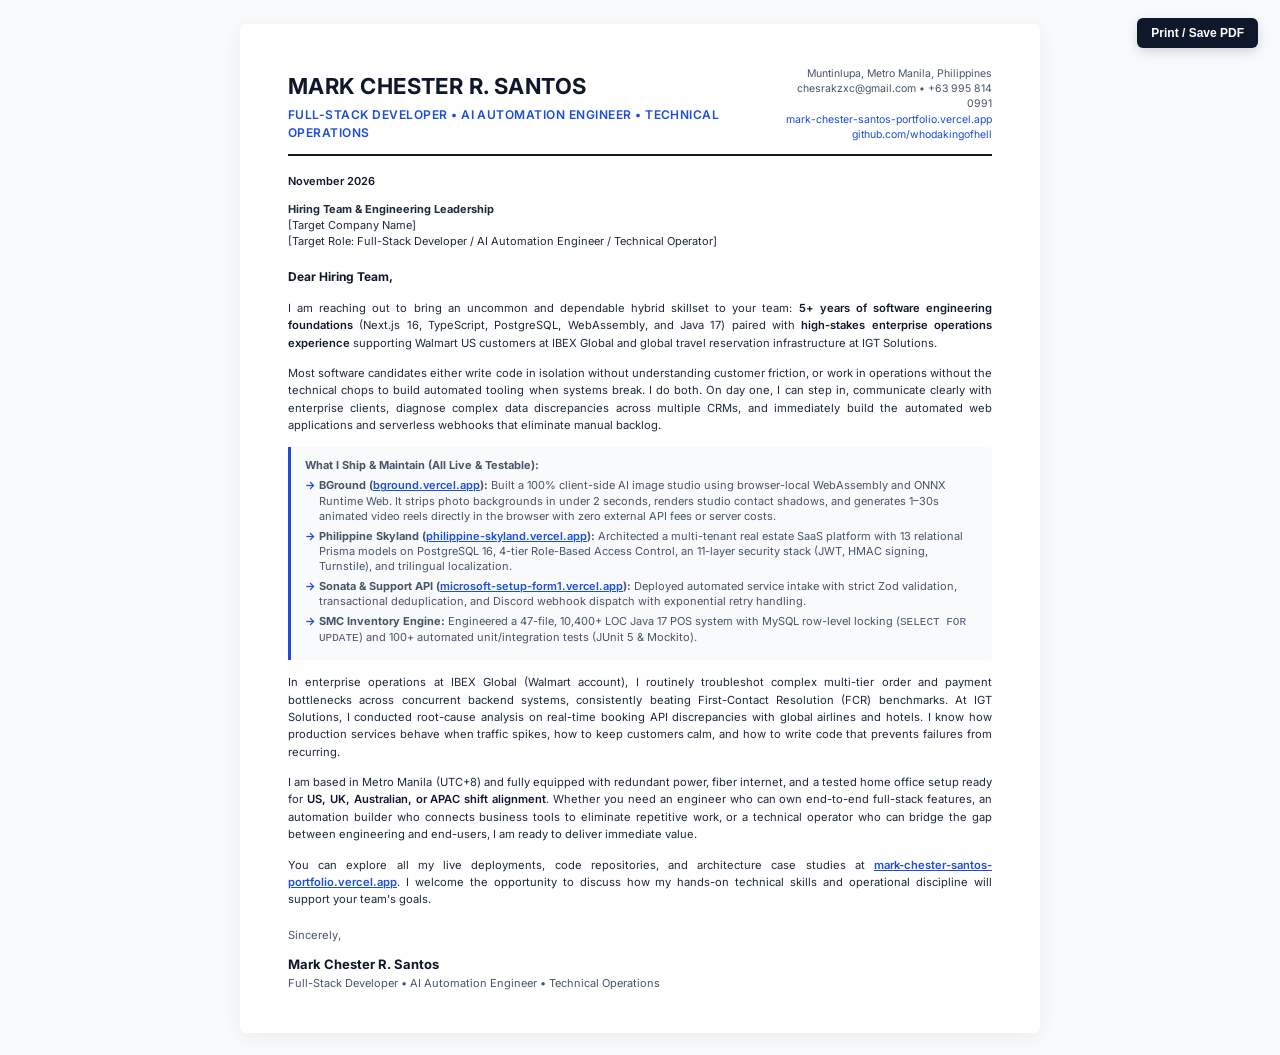
<file: Mark_Chester_Santos_Cover_Letter.html>
<!DOCTYPE html>
<html lang="en">
<head>
  <meta charset="UTF-8">
  <meta name="viewport" content="width=device-width, initial-scale=1.0">
  <title>Mark Chester R. Santos - Cover Letter</title>
  <style>
    @import url('https://fonts.googleapis.com/css2?family=Inter:wght@400;500;600;700&display=swap');

    @page {
      size: letter;
      margin: 14mm 16mm;
    }

    :root {
      --primary: #0f172a;
      --accent: #1d4ed8;
      --text: #1e293b;
      --muted: #475569;
      --border: #e2e8f0;
    }

    * {
      box-sizing: border-box;
      margin: 0;
      padding: 0;
    }

    body {
      font-family: 'Inter', -apple-system, BlinkMacSystemFont, "Segoe UI", Roboto, sans-serif;
      color: var(--text);
      background-color: #f8fafc;
      line-height: 1.5;
      font-size: 11.5px;
      -webkit-print-color-adjust: exact;
      print-color-adjust: exact;
    }

    .letter-container {
      max-width: 800px;
      margin: 24px auto;
      background: #ffffff;
      padding: 42px 48px;
      box-shadow: 0 4px 20px rgba(0, 0, 0, 0.06);
      border-radius: 6px;
    }

    @media print {
      body {
        background: transparent;
      }
      .letter-container {
        margin: 0;
        padding: 0;
        box-shadow: none;
        border-radius: 0;
        max-width: 100%;
      }
      .no-print {
        display: none !important;
      }
    }

    /* Header */
    .header {
      border-bottom: 2px solid var(--primary);
      padding-bottom: 12px;
      margin-bottom: 18px;
      display: flex;
      justify-content: space-between;
      align-items: flex-end;
    }

    .name {
      font-size: 22px;
      font-weight: 700;
      color: var(--primary);
      text-transform: uppercase;
      letter-spacing: 0.02em;
      margin-bottom: 3px;
    }

    .role-title {
      font-size: 12px;
      font-weight: 600;
      color: var(--accent);
      text-transform: uppercase;
      letter-spacing: 0.04em;
    }

    .contact-info {
      text-align: right;
      font-size: 10.5px;
      color: var(--muted);
      line-height: 1.45;
    }

    .contact-info a {
      color: var(--accent);
      text-decoration: none;
    }

    .contact-info a:hover {
      text-decoration: underline;
    }

    /* Meta Info (Date & Recipient) */
    .meta-section {
      margin-bottom: 18px;
      font-size: 11px;
      color: var(--muted);
      line-height: 1.45;
    }

    .meta-section .date {
      color: var(--primary);
      font-weight: 600;
      margin-bottom: 12px;
    }

    .recipient-block {
      color: var(--text);
    }

    .salutation {
      font-size: 12px;
      font-weight: 700;
      color: var(--primary);
      margin-bottom: 14px;
    }

    /* Letter Body */
    .letter-body {
      color: var(--text);
      font-size: 11.2px;
      line-height: 1.55;
    }

    .letter-body p {
      margin-bottom: 13px;
      text-align: justify;
    }

    .letter-body p strong {
      color: var(--primary);
      font-weight: 600;
    }

    .callout-box {
      background: #f8fafc;
      border-left: 3px solid var(--accent);
      padding: 10px 14px;
      margin: 12px 0 14px 0;
      border-radius: 0 4px 4px 0;
      font-size: 11px;
      color: var(--muted);
    }

    .callout-box ul {
      list-style-type: none;
      padding-left: 0;
      margin-top: 4px;
    }

    .callout-box li {
      position: relative;
      padding-left: 14px;
      margin-bottom: 4px;
      line-height: 1.4;
    }

    .callout-box li::before {
      content: "→";
      position: absolute;
      left: 0;
      top: 0;
      color: var(--accent);
      font-weight: bold;
    }

    /* Sign-off */
    .sign-off {
      margin-top: 18px;
    }

    .sign-off .closing {
      font-size: 11.2px;
      color: var(--muted);
      margin-bottom: 12px;
    }

    .sign-off .sig-name {
      font-size: 13px;
      font-weight: 700;
      color: var(--primary);
    }

    .sign-off .sig-title {
      font-size: 11px;
      color: var(--muted);
    }

    /* Floating Print Button */
    .print-btn-float {
      position: fixed;
      top: 18px;
      right: 22px;
      background: var(--primary);
      color: white;
      border: none;
      padding: 8px 14px;
      border-radius: 6px;
      font-size: 12px;
      font-weight: 600;
      cursor: pointer;
      box-shadow: 0 4px 12px rgba(0,0,0,0.15);
      transition: background 0.2s;
    }
    .print-btn-float:hover {
      background: var(--accent);
    }
  </style>
</head>
<body>

  <button class="print-btn-float no-print" onclick="window.print()">Print / Save PDF</button>

  <div class="letter-container">
    <header class="header">
      <div>
        <h1 class="name">Mark Chester R. Santos</h1>
        <div class="role-title">Full-Stack Developer &bull; AI Automation Engineer &bull; Technical Operations</div>
      </div>
      <div class="contact-info">
        <div>Muntinlupa, Metro Manila, Philippines</div>
        <div>chesrakzxc@gmail.com &bull; +63 995 814 0991</div>
        <div><a href="https://mark-chester-santos-portfolio.vercel.app/" target="_blank">mark-chester-santos-portfolio.vercel.app</a></div>
        <div><a href="https://github.com/whodakingofhell" target="_blank">github.com/whodakingofhell</a></div>
      </div>
    </header>

    <div class="meta-section">
      <div class="date">November 2026</div>
      <div class="recipient-block">
        <strong>Hiring Team &amp; Engineering Leadership</strong><br>
        [Target Company Name]<br>
        [Target Role: Full-Stack Developer / AI Automation Engineer / Technical Operator]
      </div>
    </div>

    <div class="salutation">Dear Hiring Team,</div>

    <div class="letter-body">
      <p>
        I am reaching out to bring an uncommon and dependable hybrid skillset to your team: <strong>5+ years of software engineering foundations</strong> (Next.js 16, TypeScript, PostgreSQL, WebAssembly, and Java 17) paired with <strong>high-stakes enterprise operations experience</strong> supporting Walmart US customers at IBEX Global and global travel reservation infrastructure at IGT Solutions.
      </p>

      <p>
        Most software candidates either write code in isolation without understanding customer friction, or work in operations without the technical chops to build automated tooling when systems break. I do both. On day one, I can step in, communicate clearly with enterprise clients, diagnose complex data discrepancies across multiple CRMs, and immediately build the automated web applications and serverless webhooks that eliminate manual backlog.
      </p>

      <div class="callout-box">
        <strong>What I Ship &amp; Maintain (All Live &amp; Testable):</strong>
        <ul>
          <li><strong>BGround (<a href="https://bground.vercel.app/" target="_blank" style="color:var(--accent);font-weight:600;">bground.vercel.app</a>):</strong> Built a 100% client-side AI image studio using browser-local WebAssembly and ONNX Runtime Web. It strips photo backgrounds in under 2 seconds, renders studio contact shadows, and generates 1&ndash;30s animated video reels directly in the browser with zero external API fees or server costs.</li>
          <li><strong>Philippine Skyland (<a href="https://philippine-skyland.vercel.app" target="_blank" style="color:var(--accent);font-weight:600;">philippine-skyland.vercel.app</a>):</strong> Architected a multi-tenant real estate SaaS platform with 13 relational Prisma models on PostgreSQL 16, 4-tier Role-Based Access Control, an 11-layer security stack (JWT, HMAC signing, Turnstile), and trilingual localization.</li>
          <li><strong>Sonata &amp; Support API (<a href="https://microsoft-setup-form1.vercel.app" target="_blank" style="color:var(--accent);font-weight:600;">microsoft-setup-form1.vercel.app</a>):</strong> Deployed automated service intake with strict Zod validation, transactional deduplication, and Discord webhook dispatch with exponential retry handling.</li>
          <li><strong>SMC Inventory Engine:</strong> Engineered a 47-file, 10,400+ LOC Java 17 POS system with MySQL row-level locking (<code>SELECT FOR UPDATE</code>) and 100+ automated unit/integration tests (JUnit 5 &amp; Mockito).</li>
        </ul>
      </div>

      <p>
        In enterprise operations at IBEX Global (Walmart account), I routinely troubleshot complex multi-tier order and payment bottlenecks across concurrent backend systems, consistently beating First-Contact Resolution (FCR) benchmarks. At IGT Solutions, I conducted root-cause analysis on real-time booking API discrepancies with global airlines and hotels. I know how production services behave when traffic spikes, how to keep customers calm, and how to write code that prevents failures from recurring.
      </p>

      <p>
        I am based in Metro Manila (UTC+8) and fully equipped with redundant power, fiber internet, and a tested home office setup ready for <strong>US, UK, Australian, or APAC shift alignment</strong>. Whether you need an engineer who can own end-to-end full-stack features, an automation builder who connects business tools to eliminate repetitive work, or a technical operator who can bridge the gap between engineering and end-users, I am ready to deliver immediate value.
      </p>

      <p>
        You can explore all my live deployments, code repositories, and architecture case studies at <strong><a href="https://mark-chester-santos-portfolio.vercel.app/" target="_blank" style="color:var(--accent);">mark-chester-santos-portfolio.vercel.app</a></strong>. I welcome the opportunity to discuss how my hands-on technical skills and operational discipline will support your team's goals.
      </p>
    </div>

    <div class="sign-off">
      <div class="closing">Sincerely,</div>
      <div class="sig-name">Mark Chester R. Santos</div>
      <div class="sig-title">Full-Stack Developer &bull; AI Automation Engineer &bull; Technical Operations</div>
    </div>
  </div>

</body>
</html>
</file>
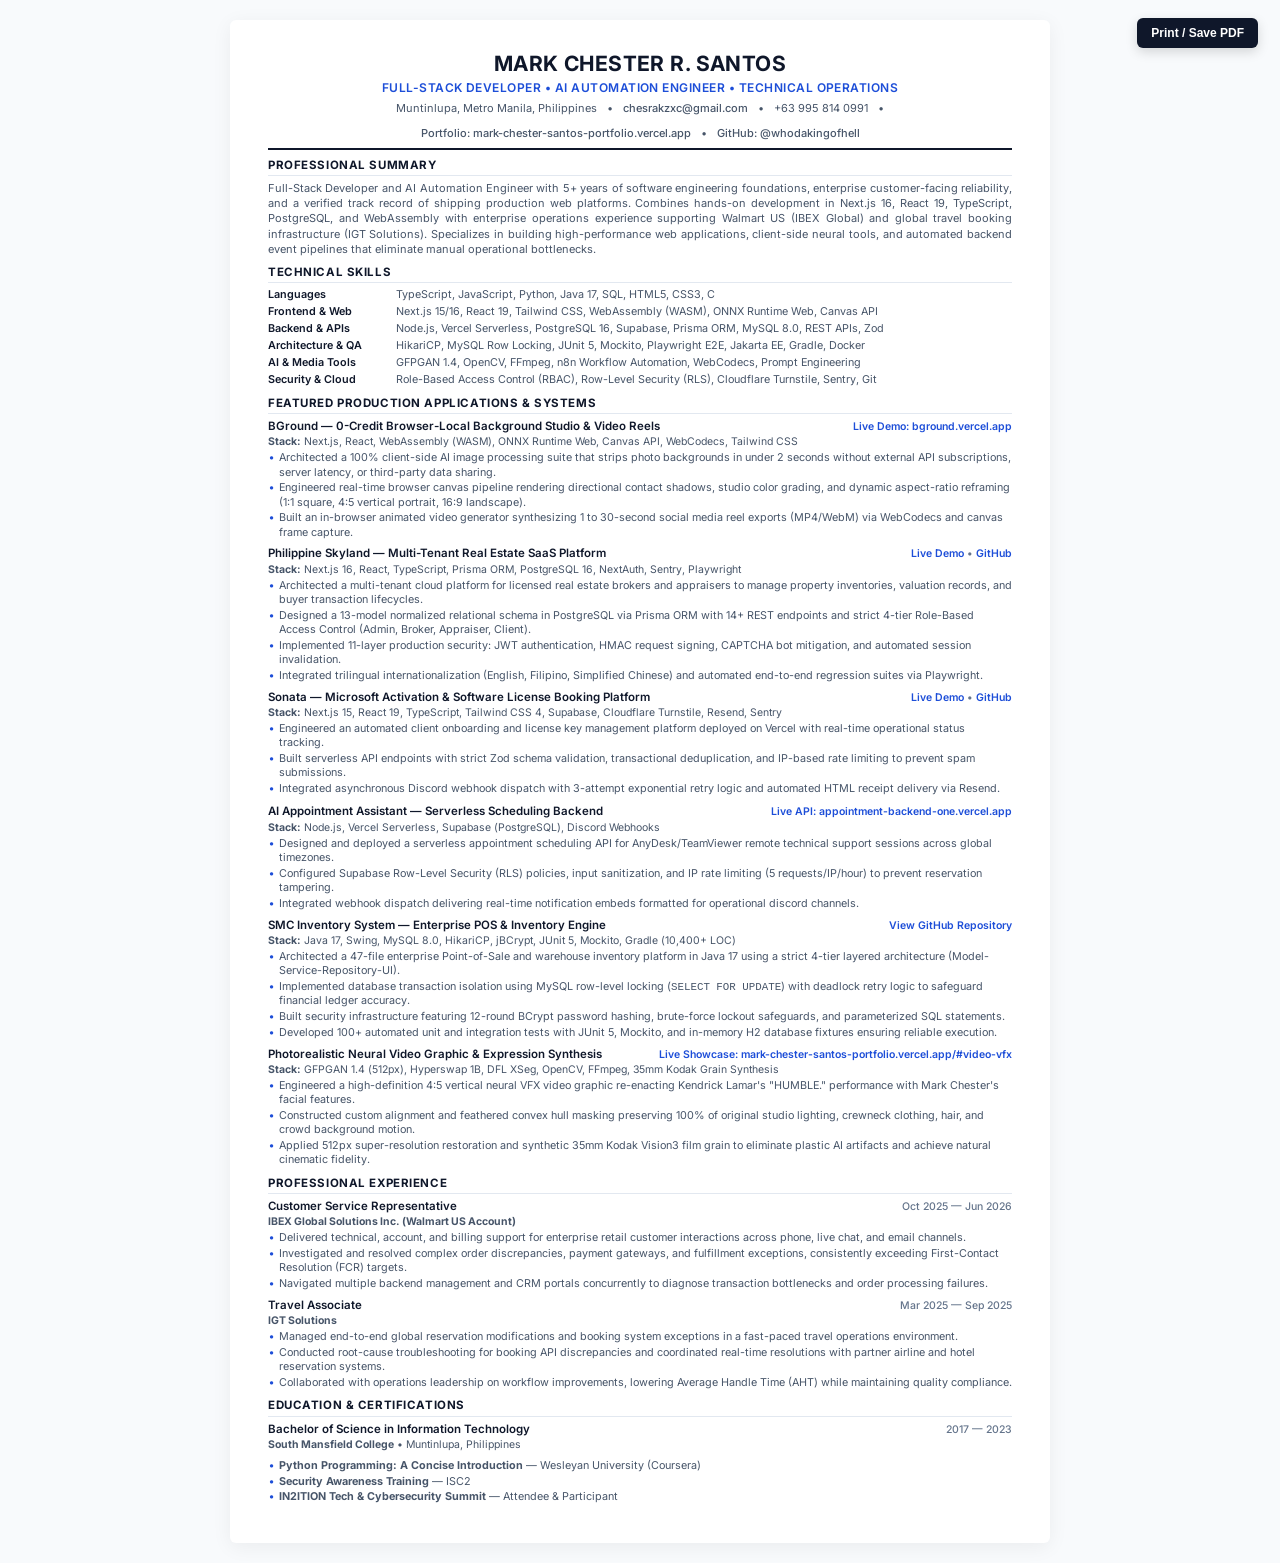
<file: Mark_Chester_Santos_Resume.html>
<!DOCTYPE html>
<html lang="en">
<head>
  <meta charset="UTF-8">
  <meta name="viewport" content="width=device-width, initial-scale=1.0">
  <title>Mark Chester R. Santos - Resume</title>
  <style>
    @import url('https://fonts.googleapis.com/css2?family=Inter:wght@400;500;600;700&display=swap');

    @page {
      size: letter;
      margin: 10mm 12mm;
    }

    :root {
      --primary: #0f172a;
      --accent: #1d4ed8;
      --accent-hover: #1e40af;
      --text: #1e293b;
      --muted: #475569;
      --border: #e2e8f0;
      --tag-bg: #f1f5f9;
    }

    * {
      box-sizing: border-box;
      margin: 0;
      padding: 0;
    }

    body {
      font-family: 'Inter', -apple-system, BlinkMacSystemFont, "Segoe UI", Roboto, sans-serif;
      color: var(--text);
      background-color: #f8fafc;
      line-height: 1.34;
      font-size: 11px;
      -webkit-print-color-adjust: exact;
      print-color-adjust: exact;
    }

    .resume-container {
      max-width: 820px;
      margin: 20px auto;
      background: #ffffff;
      padding: 30px 38px;
      box-shadow: 0 4px 20px rgba(0, 0, 0, 0.06);
      border-radius: 6px;
    }

    @media print {
      body {
        background: transparent;
      }
      .resume-container {
        margin: 0;
        padding: 0;
        box-shadow: none;
        border-radius: 0;
        max-width: 100%;
      }
      .no-print {
        display: none !important;
      }
      .page-break {
        page-break-before: always;
        break-before: page;
      }
    }

    /* Header */
    .header {
      text-align: center;
      border-bottom: 2px solid var(--primary);
      padding-bottom: 7px;
      margin-bottom: 8px;
    }

    .name {
      font-size: 21px;
      font-weight: 700;
      letter-spacing: 0.02em;
      color: var(--primary);
      text-transform: uppercase;
      margin-bottom: 2px;
    }

    .role-title {
      font-size: 12px;
      font-weight: 600;
      color: var(--accent);
      letter-spacing: 0.04em;
      text-transform: uppercase;
      margin-bottom: 5px;
    }

    .contact-row {
      display: flex;
      justify-content: center;
      flex-wrap: wrap;
      gap: 10px;
      font-size: 11px;
      color: var(--muted);
    }

    .contact-row a {
      color: var(--muted);
      text-decoration: none;
      font-weight: 500;
    }

    .contact-row a:hover {
      color: var(--accent);
      text-decoration: underline;
    }

    /* Sections */
    .section {
      margin-bottom: 8px;
    }

    .section-title {
      font-size: 11.5px;
      font-weight: 700;
      color: var(--primary);
      text-transform: uppercase;
      letter-spacing: 0.05em;
      border-bottom: 1.5px solid var(--border);
      padding-bottom: 2px;
      margin-bottom: 5px;
    }

    .summary-text {
      color: var(--muted);
      text-align: justify;
      font-size: 11px;
      line-height: 1.38;
    }

    /* Skills Table */
    .skills-table {
      display: grid;
      grid-template-columns: 120px 1fr;
      row-gap: 2.5px;
      column-gap: 8px;
      font-size: 10.8px;
    }

    .skill-label {
      font-weight: 600;
      color: var(--primary);
    }

    .skill-value {
      color: var(--muted);
    }

    /* Item Blocks */
    .item-group {
      margin-bottom: 6.5px;
    }

    .item-top {
      display: flex;
      justify-content: space-between;
      align-items: baseline;
      margin-bottom: 1px;
    }

    .item-name {
      font-weight: 600;
      font-size: 11.5px;
      color: var(--primary);
    }

    .item-badge {
      font-size: 10.5px;
      color: #64748b;
      font-weight: 500;
    }

    .item-badge a {
      color: var(--accent);
      text-decoration: none;
      font-weight: 600;
    }

    .item-badge a:hover {
      text-decoration: underline;
    }

    .item-links {
      font-size: 10.5px;
      color: var(--muted);
      margin-bottom: 2px;
    }

    ul.bullet-list {
      list-style-type: none;
      padding-left: 0;
      margin-top: 1.5px;
    }

    ul.bullet-list li {
      position: relative;
      padding-left: 11px;
      margin-bottom: 1.5px;
      color: var(--muted);
      font-size: 10.8px;
      line-height: 1.32;
    }

    ul.bullet-list li::before {
      content: "•";
      position: absolute;
      left: 1px;
      top: 0;
      color: var(--accent);
      font-weight: bold;
    }

    /* Floating Print Button */
    .print-btn-float {
      position: fixed;
      top: 18px;
      right: 22px;
      background: var(--primary);
      color: white;
      border: none;
      padding: 8px 14px;
      border-radius: 6px;
      font-size: 12px;
      font-weight: 600;
      cursor: pointer;
      box-shadow: 0 4px 12px rgba(0,0,0,0.15);
      transition: background 0.2s;
    }
    .print-btn-float:hover {
      background: var(--accent);
    }
  </style>
</head>
<body>

  <button class="print-btn-float no-print" onclick="window.print()">Print / Save PDF</button>

  <div class="resume-container">
    <!-- ================= PAGE 1 ================= -->
    <header class="header">
      <h1 class="name">Mark Chester R. Santos</h1>
      <div class="role-title">Full-Stack Developer &bull; AI Automation Engineer &bull; Technical Operations</div>
      <div class="contact-row">
        <span>Muntinlupa, Metro Manila, Philippines</span>
        <span>&bull;</span>
        <a href="mailto:chesrakzxc@gmail.com">chesrakzxc@gmail.com</a>
        <span>&bull;</span>
        <span>+63 995 814 0991</span>
        <span>&bull;</span>
        <a href="https://mark-chester-santos-portfolio.vercel.app/" target="_blank">Portfolio: mark-chester-santos-portfolio.vercel.app</a>
        <span>&bull;</span>
        <a href="https://github.com/whodakingofhell" target="_blank">GitHub: @whodakingofhell</a>
      </div>
    </header>

    <!-- Professional Summary -->
    <section class="section">
      <h2 class="section-title">Professional Summary</h2>
      <p class="summary-text">
        Full-Stack Developer and AI Automation Engineer with 5+ years of software engineering foundations, enterprise customer-facing reliability, and a verified track record of shipping production web platforms. Combines hands-on development in Next.js 16, React 19, TypeScript, PostgreSQL, and WebAssembly with enterprise operations experience supporting Walmart US (IBEX Global) and global travel booking infrastructure (IGT Solutions). Specializes in building high-performance web applications, client-side neural tools, and automated backend event pipelines that eliminate manual operational bottlenecks.
      </p>
    </section>

    <!-- Technical Skills -->
    <section class="section">
      <h2 class="section-title">Technical Skills</h2>
      <div class="skills-table">
        <div class="skill-label">Languages</div>
        <div class="skill-value">TypeScript, JavaScript, Python, Java 17, SQL, HTML5, CSS3, C</div>

        <div class="skill-label">Frontend & Web</div>
        <div class="skill-value">Next.js 15/16, React 19, Tailwind CSS, WebAssembly (WASM), ONNX Runtime Web, Canvas API</div>

        <div class="skill-label">Backend & APIs</div>
        <div class="skill-value">Node.js, Vercel Serverless, PostgreSQL 16, Supabase, Prisma ORM, MySQL 8.0, REST APIs, Zod</div>

        <div class="skill-label">Architecture & QA</div>
        <div class="skill-value">HikariCP, MySQL Row Locking, JUnit 5, Mockito, Playwright E2E, Jakarta EE, Gradle, Docker</div>

        <div class="skill-label">AI & Media Tools</div>
        <div class="skill-value">GFPGAN 1.4, OpenCV, FFmpeg, n8n Workflow Automation, WebCodecs, Prompt Engineering</div>

        <div class="skill-label">Security & Cloud</div>
        <div class="skill-value">Role-Based Access Control (RBAC), Row-Level Security (RLS), Cloudflare Turnstile, Sentry, Git</div>
      </div>
    </section>

    <!-- Featured Projects (Page 1) -->
    <section class="section">
      <h2 class="section-title">Featured Production Applications & Systems</h2>

      <!-- Project 1: BGround -->
      <div class="item-group">
        <div class="item-top">
          <span class="item-name">BGround &mdash; 0-Credit Browser-Local Background Studio &amp; Video Reels</span>
          <span class="item-badge">
            <a href="https://bground.vercel.app/" target="_blank">Live Demo: bground.vercel.app</a>
          </span>
        </div>
        <div class="item-links"><strong>Stack:</strong> Next.js, React, WebAssembly (WASM), ONNX Runtime Web, Canvas API, WebCodecs, Tailwind CSS</div>
        <ul class="bullet-list">
          <li>Architected a 100% client-side AI image processing suite that strips photo backgrounds in under 2 seconds without external API subscriptions, server latency, or third-party data sharing.</li>
          <li>Engineered real-time browser canvas pipeline rendering directional contact shadows, studio color grading, and dynamic aspect-ratio reframing (1:1 square, 4:5 vertical portrait, 16:9 landscape).</li>
          <li>Built an in-browser animated video generator synthesizing 1 to 30-second social media reel exports (MP4/WebM) via WebCodecs and canvas frame capture.</li>
        </ul>
      </div>

      <!-- Project 2: Philippine Skyland -->
      <div class="item-group">
        <div class="item-top">
          <span class="item-name">Philippine Skyland &mdash; Multi-Tenant Real Estate SaaS Platform</span>
          <span class="item-badge">
            <a href="https://philippine-skyland.vercel.app" target="_blank">Live Demo</a> &bull; 
            <a href="https://github.com/whodakingofhell/MarkChesterSantosRealEstateProj" target="_blank">GitHub</a>
          </span>
        </div>
        <div class="item-links"><strong>Stack:</strong> Next.js 16, React, TypeScript, Prisma ORM, PostgreSQL 16, NextAuth, Sentry, Playwright</div>
        <ul class="bullet-list">
          <li>Architected a multi-tenant cloud platform for licensed real estate brokers and appraisers to manage property inventories, valuation records, and buyer transaction lifecycles.</li>
          <li>Designed a 13-model normalized relational schema in PostgreSQL via Prisma ORM with 14+ REST endpoints and strict 4-tier Role-Based Access Control (Admin, Broker, Appraiser, Client).</li>
          <li>Implemented 11-layer production security: JWT authentication, HMAC request signing, CAPTCHA bot mitigation, and automated session invalidation.</li>
          <li>Integrated trilingual internationalization (English, Filipino, Simplified Chinese) and automated end-to-end regression suites via Playwright.</li>
        </ul>
      </div>

      <!-- Project 3: Sonata -->
      <div class="item-group">
        <div class="item-top">
          <span class="item-name">Sonata &mdash; Microsoft Activation &amp; Software License Booking Platform</span>
          <span class="item-badge">
            <a href="https://microsoft-setup-form1.vercel.app" target="_blank">Live Demo</a> &bull; 
            <a href="https://github.com/whodakingofhell/MarkChesterSantosSoftwareDeveloperAutomationEngineer1" target="_blank">GitHub</a>
          </span>
        </div>
        <div class="item-links"><strong>Stack:</strong> Next.js 15, React 19, TypeScript, Tailwind CSS 4, Supabase, Cloudflare Turnstile, Resend, Sentry</div>
        <ul class="bullet-list">
          <li>Engineered an automated client onboarding and license key management platform deployed on Vercel with real-time operational status tracking.</li>
          <li>Built serverless API endpoints with strict Zod schema validation, transactional deduplication, and IP-based rate limiting to prevent spam submissions.</li>
          <li>Integrated asynchronous Discord webhook dispatch with 3-attempt exponential retry logic and automated HTML receipt delivery via Resend.</li>
        </ul>
      </div>
    </section>

    <!-- ================= PAGE 2 BREAK ================= -->
    <div class="page-break"></div>

    <section class="section" style="margin-top: 3px;">
      <!-- Project 4: AI Appointment Assistant -->
      <div class="item-group">
        <div class="item-top">
          <span class="item-name">AI Appointment Assistant &mdash; Serverless Scheduling Backend</span>
          <span class="item-badge">
            <a href="https://appointment-backend-one.vercel.app" target="_blank">Live API: appointment-backend-one.vercel.app</a>
          </span>
        </div>
        <div class="item-links"><strong>Stack:</strong> Node.js, Vercel Serverless, Supabase (PostgreSQL), Discord Webhooks</div>
        <ul class="bullet-list">
          <li>Designed and deployed a serverless appointment scheduling API for AnyDesk/TeamViewer remote technical support sessions across global timezones.</li>
          <li>Configured Supabase Row-Level Security (RLS) policies, input sanitization, and IP rate limiting (5 requests/IP/hour) to prevent reservation tampering.</li>
          <li>Integrated webhook dispatch delivering real-time notification embeds formatted for operational discord channels.</li>
        </ul>
      </div>

      <!-- Project 5: SMC Inventory System -->
      <div class="item-group">
        <div class="item-top">
          <span class="item-name">SMC Inventory System &mdash; Enterprise POS &amp; Inventory Engine</span>
          <span class="item-badge">
            <a href="https://github.com/whodakingofhell/MarkChesterSantosSoftwareDeveloperAutomationEngineer" target="_blank">View GitHub Repository</a>
          </span>
        </div>
        <div class="item-links"><strong>Stack:</strong> Java 17, Swing, MySQL 8.0, HikariCP, jBCrypt, JUnit 5, Mockito, Gradle (10,400+ LOC)</div>
        <ul class="bullet-list">
          <li>Architected a 47-file enterprise Point-of-Sale and warehouse inventory platform in Java 17 using a strict 4-tier layered architecture (Model-Service-Repository-UI).</li>
          <li>Implemented database transaction isolation using MySQL row-level locking (<code>SELECT FOR UPDATE</code>) with deadlock retry logic to safeguard financial ledger accuracy.</li>
          <li>Built security infrastructure featuring 12-round BCrypt password hashing, brute-force lockout safeguards, and parameterized SQL statements.</li>
          <li>Developed 100+ automated unit and integration tests with JUnit 5, Mockito, and in-memory H2 database fixtures ensuring reliable execution.</li>
        </ul>
      </div>

      <!-- Project 6: Neural Video Graphic -->
      <div class="item-group">
        <div class="item-top">
          <span class="item-name">Photorealistic Neural Video Graphic &amp; Expression Synthesis</span>
          <span class="item-badge">
            <a href="https://mark-chester-santos-portfolio.vercel.app/#video-vfx" target="_blank">Live Showcase: mark-chester-santos-portfolio.vercel.app/#video-vfx</a>
          </span>
        </div>
        <div class="item-links"><strong>Stack:</strong> GFPGAN 1.4 (512px), Hyperswap 1B, DFL XSeg, OpenCV, FFmpeg, 35mm Kodak Grain Synthesis</div>
        <ul class="bullet-list">
          <li>Engineered a high-definition 4:5 vertical neural VFX video graphic re-enacting Kendrick Lamar's "HUMBLE." performance with Mark Chester's facial features.</li>
          <li>Constructed custom alignment and feathered convex hull masking preserving 100% of original studio lighting, crewneck clothing, hair, and crowd background motion.</li>
          <li>Applied 512px super-resolution restoration and synthetic 35mm Kodak Vision3 film grain to eliminate plastic AI artifacts and achieve natural cinematic fidelity.</li>
        </ul>
      </div>
    </section>

    <!-- Professional Experience -->
    <section class="section">
      <h2 class="section-title">Professional Experience</h2>

      <div class="item-group">
        <div class="item-top">
          <span class="item-name">Customer Service Representative</span>
          <span class="item-badge">Oct 2025 &mdash; Jun 2026</span>
        </div>
        <div class="item-links"><strong>IBEX Global Solutions Inc. (Walmart US Account)</strong></div>
        <ul class="bullet-list">
          <li>Delivered technical, account, and billing support for enterprise retail customer interactions across phone, live chat, and email channels.</li>
          <li>Investigated and resolved complex order discrepancies, payment gateways, and fulfillment exceptions, consistently exceeding First-Contact Resolution (FCR) targets.</li>
          <li>Navigated multiple backend management and CRM portals concurrently to diagnose transaction bottlenecks and order processing failures.</li>
        </ul>
      </div>

      <div class="item-group">
        <div class="item-top">
          <span class="item-name">Travel Associate</span>
          <span class="item-badge">Mar 2025 &mdash; Sep 2025</span>
        </div>
        <div class="item-links"><strong>IGT Solutions</strong></div>
        <ul class="bullet-list">
          <li>Managed end-to-end global reservation modifications and booking system exceptions in a fast-paced travel operations environment.</li>
          <li>Conducted root-cause troubleshooting for booking API discrepancies and coordinated real-time resolutions with partner airline and hotel reservation systems.</li>
          <li>Collaborated with operations leadership on workflow improvements, lowering Average Handle Time (AHT) while maintaining quality compliance.</li>
        </ul>
      </div>
    </section>

    <!-- Education & Certifications -->
    <section class="section">
      <h2 class="section-title">Education &amp; Certifications</h2>
      <div class="item-group">
        <div class="item-top">
          <span class="item-name">Bachelor of Science in Information Technology</span>
          <span class="item-badge">2017 &mdash; 2023</span>
        </div>
        <div class="item-links"><strong>South Mansfield College</strong> &bull; Muntinlupa, Philippines</div>
      </div>
      <ul class="bullet-list" style="margin-top: 2px;">
        <li><strong>Python Programming: A Concise Introduction</strong> &mdash; Wesleyan University (Coursera)</li>
        <li><strong>Security Awareness Training</strong> &mdash; ISC2</li>
        <li><strong>IN2ITION Tech &amp; Cybersecurity Summit</strong> &mdash; Attendee &amp; Participant</li>
      </ul>
    </section>
  </div>

</body>
</html>
</file>
